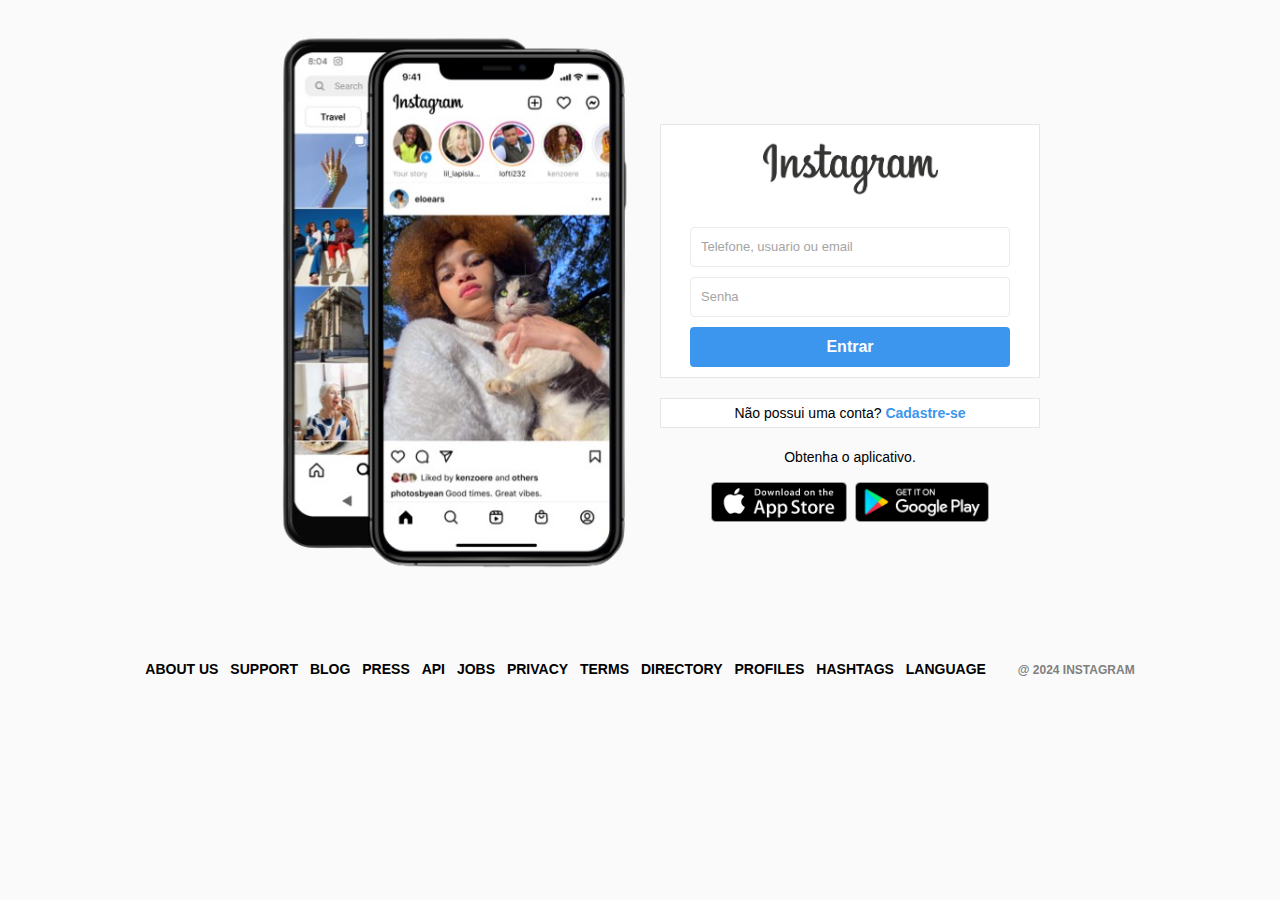
<file: index.html>
<!DOCTYPE html>
<html lang="pt-br">
<head>
  <meta charset="UTF-8">
  <meta http-equiv="X-UA-Compatible" content="IE=edge">
  <meta name="viewport" content="width=device-width, initial-scale=1.0">
  <link rel="stylesheet" href="style.css" />

  <title>Instagram - Sua rede social</title>
</head>
<body>
  
  <div id="wrapper">
    
    <!-- ARREA CONTAINER -->
    <div id="container">

      <!-- AREA ESQUERDA -->
      <div class="column left">
        <div class="main"></div>
      </div>
      <!-- FIM AREA ESQUERDA -->

      <!-- AREA DIREITA -->
      <div class="column right">
        <div class="login-panel">
          <div class="logo">
            <img class="logo-img" src="assets/logo.png" alt="Logo do Sujeitogram">
          </div>

          <form>
            <input placeholder="Telefone, usuario ou email" type="text" name="username"/>
            <input placeholder="Senha" type="password" name="password" />

            <input type="submit" value="Entrar" />
          </form>
        </div>

        <div class="infobox">
          <p>Não possui uma conta? <a href="signup.html">Cadastre-se</a> </p>
        </div>

        <div class="get-app-panel">
          Obtenha o aplicativo.
          <div class="app-buttons">
            <a href="#">
              <img src="assets/appstore.png" alt="Baixe na AppStore">
            </a>
            <a href="#">
              <img src="assets/googleplay.png" alt="Baixe na Googleplay">
            </a>
          </div>
        </div>

      </div>
      <!-- FIM AREA DIREITA -->

    </div>
    <!-- FIM AREA CONTAINER -->

    <!-- RODAPE -->
    <footer>
      <div class="footer-inner">
        <a href="#">About us</a>
        <a href="#">Support</a>
        <a href="#">Blog</a>
        <a href="#">Press</a>
        <a href="#">API</a>
        <a href="#">Jobs</a>
        <a href="#">Privacy</a>
        <a href="#">Terms</a>
        <a href="#">Directory</a>
        <a href="#">Profiles</a>
        <a href="#">Hashtags</a>
        <a href="#">Language</a>
        <div class="text-small">@ 2024 Instagram</div>
      </div>
    </footer>

  </div>

</body>
</html>
</file>
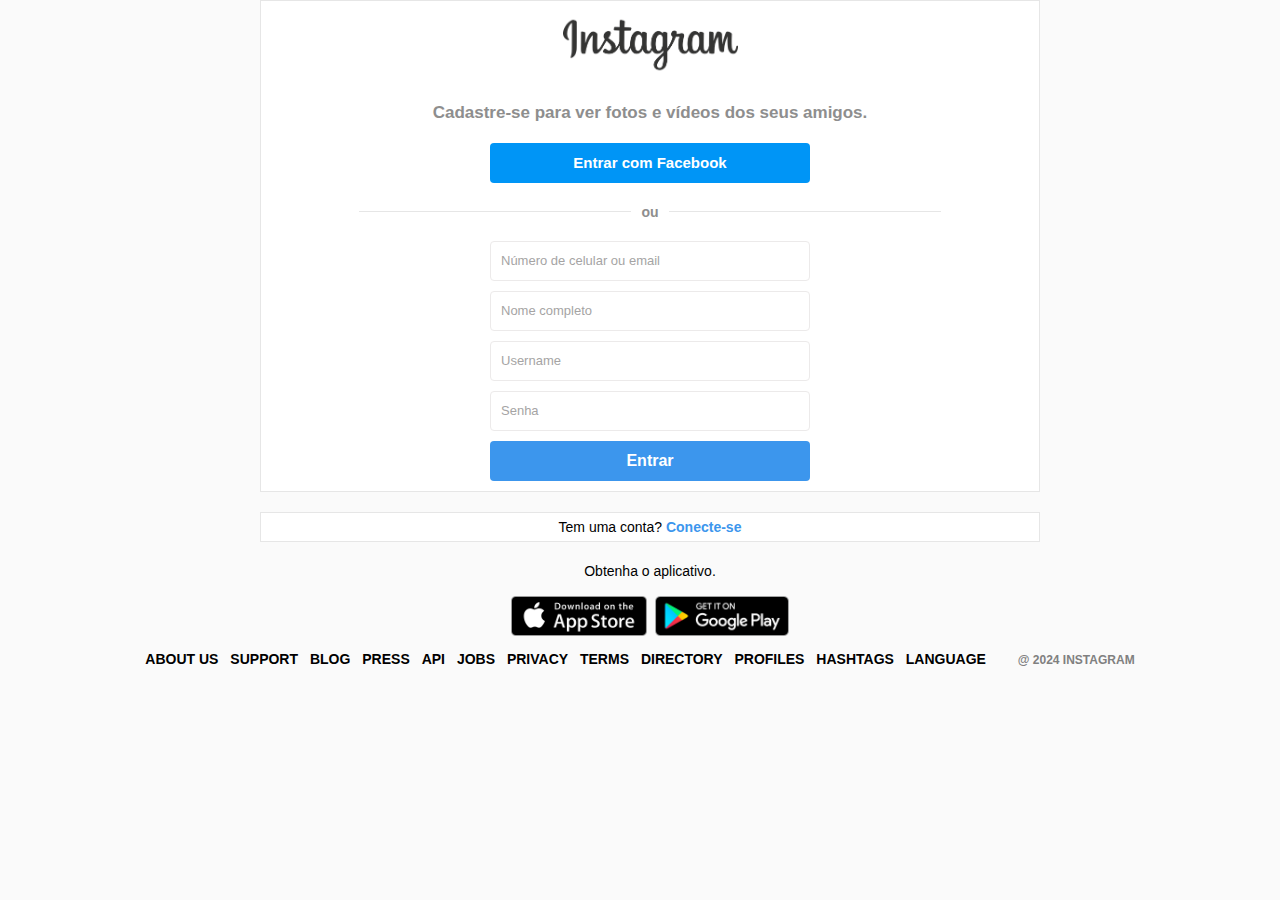
<file: signup.html>
<!DOCTYPE html>
<html lang="pt-br">
<head>
  <meta charset="UTF-8">
  <meta http-equiv="X-UA-Compatible" content="IE=edge">
  <meta name="viewport" content="width=device-width, initial-scale=1.0">
  <link rel="stylesheet" href="style.css" />

  <title>Instagram - Sua rede social</title>
</head>
<body>
  
  <div id="wrapper">
    
    <!-- ARREA CONTAINER -->
    <div id="container">

      <!-- AREA DIREITA -->
      <div class="column right">
        <div class="login-panel">
          <div class="logo">
            <img class="logo-img" src="assets/logo.png" alt="Logo do Sujeitogram">
          </div>

          <div class="message">
            <span>Cadastre-se para ver fotos e vídeos dos seus amigos.</span>
          </div>

          <button class="cta-button">
            Entrar com Facebook
          </button>

          <div class="divisor-container">
            <div class="line"></div>
            <div class="divisor-tag">ou</div>
            <div class="line"></div>
          </div>

          <form>
            <input placeholder="Número de celular ou email" type="text" name="email"/>
            <input placeholder="Nome completo" type="text" name="name"/>
            <input placeholder="Username" type="text" name="username"/>
            <input placeholder="Senha" type="password" name="password" />

            <input type="submit" value="Entrar" />
          </form>
        </div>

        <div class="infobox">
          <p>Tem uma conta? <a href="index.html">Conecte-se</a> </p>
        </div>

        <div class="get-app-panel">
          Obtenha o aplicativo.
          <div class="app-buttons">
            <a href="#">
              <img src="assets/appstore.png" alt="Baixe na AppStore">
            </a>
            <a href="#">
              <img src="assets/googleplay.png" alt="Baixe na Googleplay">
            </a>
          </div>
        </div>

      </div>
      <!-- FIM AREA DIREITA -->

    </div>
    <!-- FIM AREA CONTAINER -->

    <!-- RODAPE -->
    <footer>
      <div class="footer-inner">
        <a href="#">About us</a>
        <a href="#">Support</a>
        <a href="#">Blog</a>
        <a href="#">Press</a>
        <a href="#">API</a>
        <a href="#">Jobs</a>
        <a href="#">Privacy</a>
        <a href="#">Terms</a>
        <a href="#">Directory</a>
        <a href="#">Profiles</a>
        <a href="#">Hashtags</a>
        <a href="#">Language</a>
        <div class="text-small">@ 2024 Instagram</div>
      </div>
    </footer>

  </div>

</body>
</html>
</file>
<file: style.css>
*{
    box-sizing: border-box;
    margin:0;
    padding:0;
  }
  
  a{
    color: #3c96ed;
    text-decoration: none;
  }
  
  body{
    background: #FAFAFA;
    height: 100%;
    width: 100%;
    margin:0;
    padding:0;
    font-family: Arial, Helvetica, sans-serif;
    font-size: 14px;
    line-height: 18px;
  }
  
  #wrapper{
    height: 100vh;
  }
  
  #container, #container-signup{
    margin: 0 auto;
    display: flex;
    align-items: center;
    justify-content: center;
  }
  
  #container{
    width: 800px;
  }
  
  #container-signup{
    max-width: 400px;
    flex-direction: column;
  }
  
  .column{
    flex-grow: 1;
    width: 50%;
  }
  
  .left{
    background-image: url("assets/main-foto.png");
    background-size: contain;
    background-repeat: no-repeat;
    background-position: center;
    height: 600px;
    margin-bottom: 50px;
  }
  
  .right{
    padding-left: 20px;
  }
  
  .login-panel, .infobox{
    background-color: #FFF;
    border: 1px solid #e6e6e6;
    text-align: center;
  }
  
  .login-panel{
    margin-bottom: 20px;
  }
  
  .logo-img{
    width: 175px;
  }
  
  form{
    display: flex;
    flex-direction: column;
    align-items: center;
    justify-content: center;
  }
  
  input[type="password"], input[type="text"]{
    background-color: #FFFFFF;
    border: 1px solid rgb(236, 234, 234);
    height: 40px;
    border-radius: 4px;
    margin-top: 10px;
    padding: 10px;
    font-size: 13px;
    width: 100%;
    max-width: 320px;
    color: #000000;
  }
  
  input[type="password"]::placeholder, input[type="text"]::placeholder{
    color: rgb(165, 164, 164);
  }
  
  input[type="password"]:focus, input[type="text"]:focus{
    outline: 0;
    border: 1px solid #a1a1a1;
  }
  
  input[type="submit"]{
    width: 100%;
    max-width: 320px;
    margin-top: 10px;
    height: 40px;
    border:0;
    background-color: #3c96ed;
    border-radius: 4px;
    color: #FFFFFF;
    font-size: 16px;
    font-weight: bold;
    margin-bottom: 10px;
    cursor: pointer;
  }
  
  .infobox{
    height: 30px;
    display: flex;
    justify-content: center;
    align-items: center;
  }
  
  .infobox p {
    user-select: none;
  }
  
  .infobox p a{
    font-weight: bold;
    user-select: none;
  }
  
  .get-app-panel{
    margin-top: 20px;
    text-align: center;
  }
  
  .app-buttons{
    margin-top: 16px;
  }
  
  .app-buttons img{
    height: 40px;
    padding: 0 2px;
    max-width: 100%;
  }
  
  footer{
    text-align: center;
    height: 30px;
    margin-top: 10px;
  }
  
  footer a{
    color:#000;
    text-transform: uppercase;
    font-weight: bold;
    margin-right: 8px;
  }
  
  .text-small{
    font-size: 12px;
    font-weight: bold;
    color: grey;
    text-transform: uppercase;
    padding-left: 20px;
    display: inline-block;
  }
  
  /* PAGINA SIGNUP */
  .message{
    margin: 10px 0;
    text-align: center;
  }
  
  .message span{
    font-size: 17px;
    font-weight: bold;
    line-height: 20px;
    color: #8e8e8e;
  }
  
  .cta-button{
    width: 100%;
    max-width: 320px;
    margin: 10px 0;
    height: 40px;
    background-color: #0095f6;
    color: #FFFFFF;
    border:0;
    border-radius: 4px;
    font-size: 15px;
    cursor: pointer;
    font-weight: bold;
  }
  
  .divisor-container{
    display: flex;
    justify-content: center;
    align-items: center;
    margin: 10px 0;
  }
  
  .line{
    height: 1px;
    background-color: #e6e6e6;
    width: 35%;
  }
  
  .divisor-tag{
    font-weight: bold;
    margin: 0 10px;
    color: #8e8e8e;
    user-select: none;
  }
  
  /* FIM PAGINA SIGNUP */
</file>
